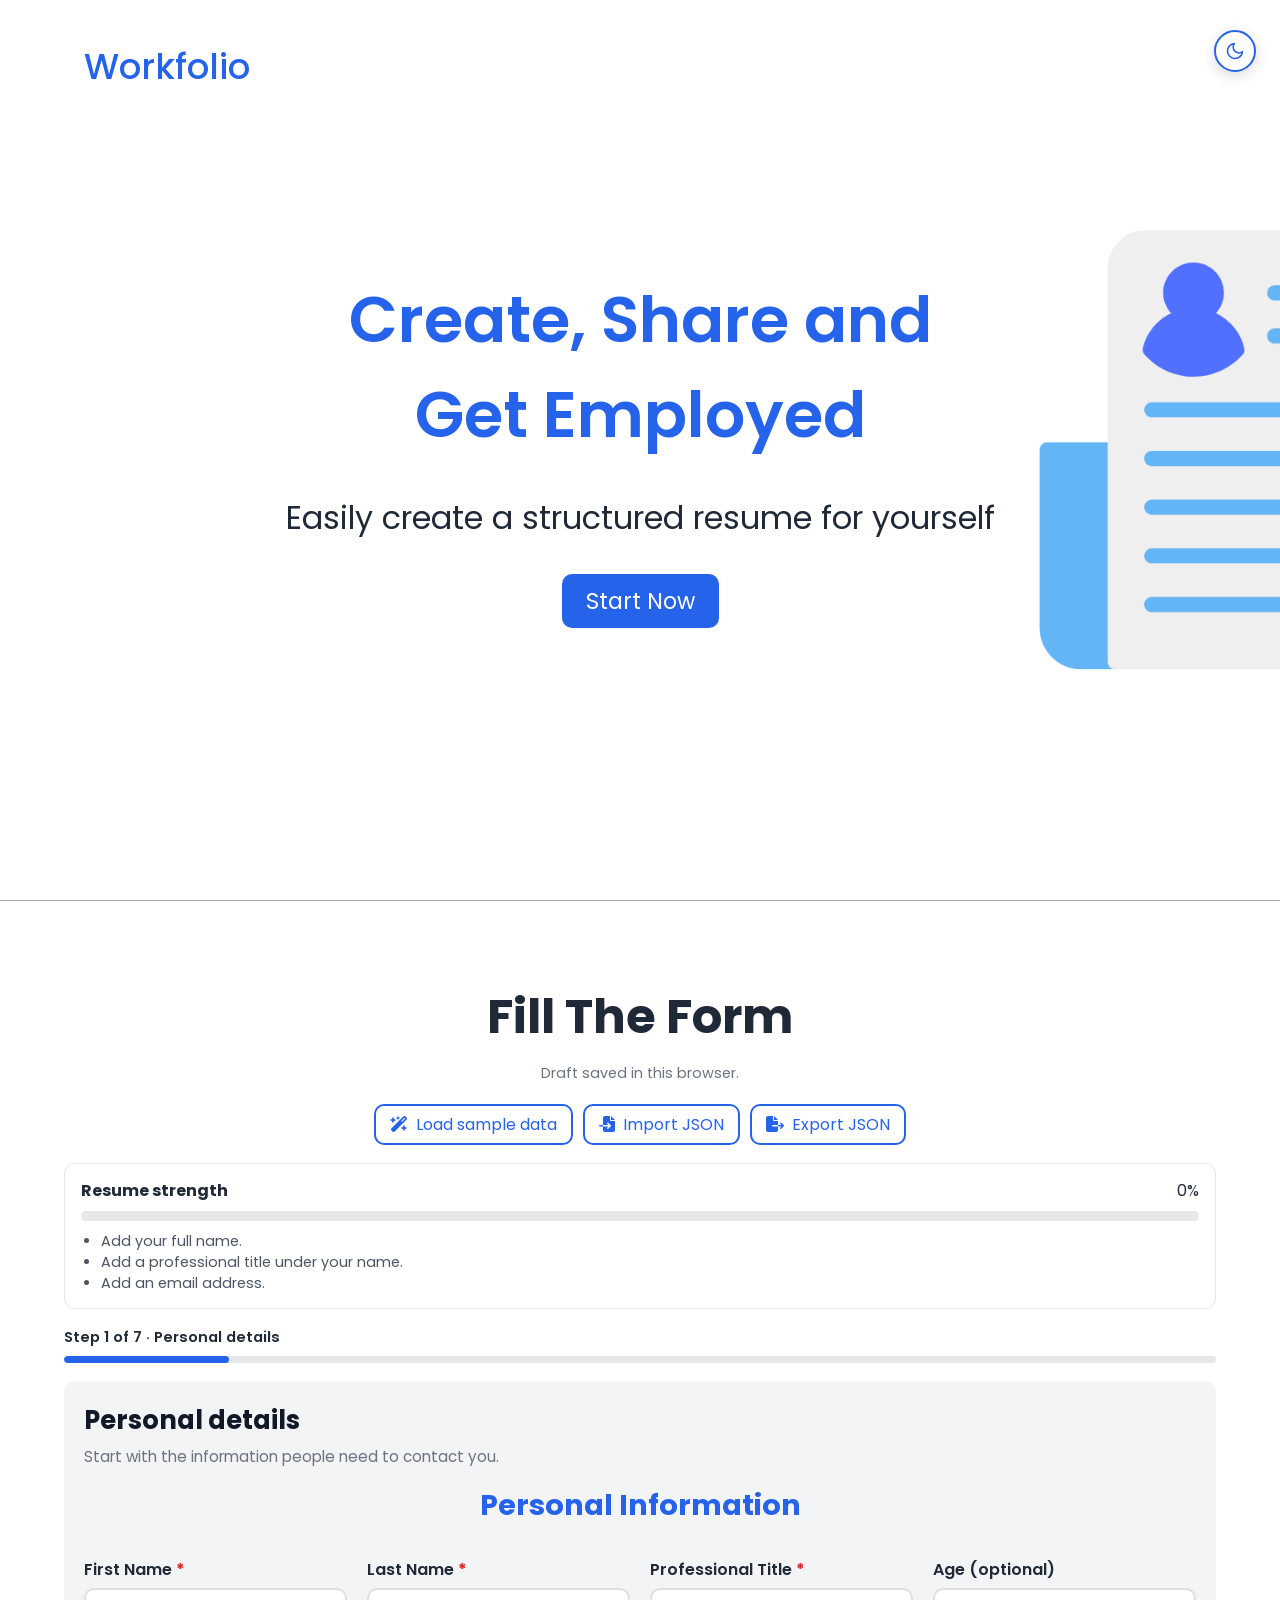
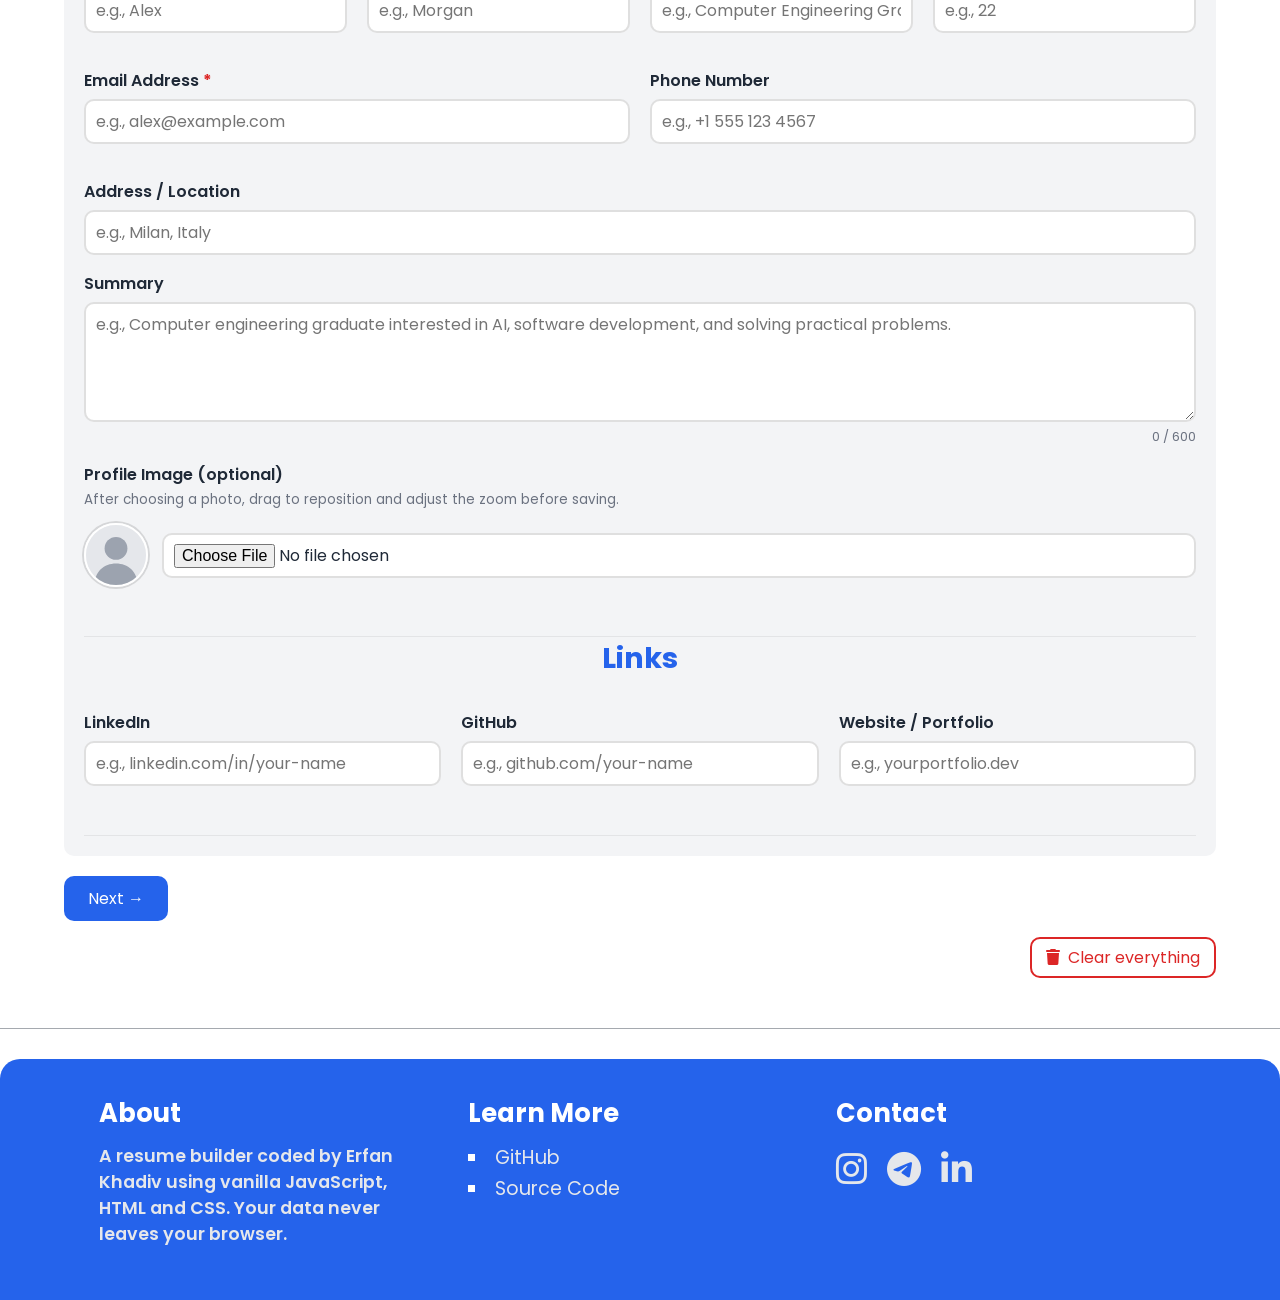
<file: index.html>
<!DOCTYPE html>
<html lang="en">
    <head>
        <meta charset="UTF-8" />
        <meta name="viewport" content="width=device-width, initial-scale=1.0" />
        <meta
            name="description"
            content="Workfolio is a free, browser-based resume and CV builder with five customizable templates, live previews, flexible exports, and on-device AI job matching. Your resume data stays in your browser—no backend or sign-up."
        />
        <title>Workfolio | Resume Builder &amp; On-Device AI Job Match</title>
        
        <link rel="canonical" href="https://erfankhadiv.github.io/Workfolio/" />

        <meta property="og:type" content="website" />
        <meta property="og:site_name" content="Workfolio" />
        <meta
          property="og:title"
          content="Workfolio — Resume Builder with On-Device AI"
        />
        <meta
          property="og:description"
          content="Build a professional resume with five customizable templates, live previews, and privacy-conscious AI job matching in your browser."
        />
        <meta
          property="og:url"
          content="https://erfankhadiv.github.io/Workfolio/"
        />
        <meta
          property="og:image"
          content="https://erfankhadiv.github.io/Workfolio/assets/imgs/workfolio_thumbnail.png"
        />
        <meta
          property="og:image:alt"
          content="Workfolio resume builder with five templates and AI job matching"
        />
        <meta property="og:image:type" content="image/png" />
        <meta property="og:image:width" content="1280" />
        <meta property="og:image:height" content="640" />
        
        <meta name="twitter:card" content="summary_large_image" />
        <meta
          name="twitter:title"
          content="Workfolio — Resume Builder with On-Device AI"
        />
        <meta
          name="twitter:description"
          content="Create a resume and match it with job descriptions using on-device AI."
        />
        <meta
          name="twitter:image"
          content="https://erfankhadiv.github.io/Workfolio/assets/imgs/thumbnail.png"
        />
        <link rel="icon" href="assets/imgs/favicon.svg" type="image/svg+xml" />
        <link rel="stylesheet" href="assets/css/style.css" />
        <link rel="stylesheet" href="assets/css/theme.css" />
        <!-- icons (Font Awesome Free) -->
        <link
            rel="stylesheet"
            href="https://cdnjs.cloudflare.com/ajax/libs/font-awesome/6.5.2/css/all.min.css"
            crossorigin="anonymous"
            referrerpolicy="no-referrer"
        />
        <!-- fonts -->
        <link rel="preconnect" href="https://fonts.googleapis.com" />
        <link rel="preconnect" href="https://fonts.gstatic.com" crossorigin />
        <link
            href="https://fonts.googleapis.com/css2?family=Poppins:wght@400;500;600;700&display=swap"
            rel="stylesheet"
        />
    <meta name="theme-color" content="#ffffff">
    <script>
        /* set the theme before first paint so there is no white flash */
        (function () {
            var theme = "light";
            try {
                var preview = /[?&]preview=1/.test(location.search);   /* template thumbnails stay light */
                var saved = localStorage.getItem("workfolio-theme");
                if (!preview) theme = saved === "dark" ? "dark" : "light";   /* default is light; dark only if the visitor chose it */
            } catch (e) {}
            document.documentElement.setAttribute("data-theme", theme);
        })();
    </script>
    </head>
    <body>
        <!-- Start nav -->
        <nav>
            <button type="button" class="theme-toggle" id="themeToggle" aria-label="Switch to dark mode" aria-pressed="false" title="Switch to dark mode"><svg class="icon-moon" viewBox="0 0 24 24" width="20" height="20" fill="none" stroke="currentColor" stroke-width="2" stroke-linecap="round" stroke-linejoin="round" aria-hidden="true"><path d="M21 12.8A9 9 0 1 1 11.2 3a7 7 0 0 0 9.8 9.8z"/></svg><svg class="icon-sun" viewBox="0 0 24 24" width="20" height="20" fill="none" stroke="currentColor" stroke-width="2" stroke-linecap="round" stroke-linejoin="round" aria-hidden="true"><circle cx="12" cy="12" r="4"/><path d="M12 2v2M12 20v2M4.9 4.9l1.4 1.4M17.7 17.7l1.4 1.4M2 12h2M20 12h2M4.9 19.1l1.4-1.4M17.7 6.3l1.4-1.4"/></svg></button>
            <div class="container">
                <div id="brand-box">
                    <span id="brand-link">
                        <a href="#top" class="blue-color">Workfolio</a>
                    </span>
                </div>
            </div>
        </nav>
        <!-- End nav -->

        <!-- Start header -->
        <header id="top">
            <div class="container">
                <div id="header-box">
                    <h1 id="header-title" class="blue-color">
                        Create, Share and <br />
                        Get Employed
                    </h1>
                    <p id="header-text">
                        Easily create a structured resume for yourself
                    </p>
                    <a href="#formSec" id="header-btn" class="base-btn"
                        >Start Now</a
                    >
                </div>
            </div>
        </header>
        <!-- End header -->

        <!-- start main -->
        <main>
            <form id="resumeForm" novalidate autocomplete="on">
                <section id="formSec">
                    <div class="container">
                        <h2 class="formTitle">Fill The Form</h2>
                        <p id="draftStatus" class="draftStatus" aria-live="polite">
                            Your progress is saved automatically in this browser.
                        </p>

                        <div class="toolRow">
                            <button type="button" class="ghost-btn" id="sampleBtn"><i class="fa-solid fa-wand-magic-sparkles"></i> Load sample data</button>
                            <button type="button" class="ghost-btn" id="importBtn"><i class="fa-solid fa-file-import"></i> Import JSON</button>
                            <button type="button" class="ghost-btn" id="exportBtn"><i class="fa-solid fa-file-export"></i> Export JSON</button>
                            <input type="file" id="importInput" accept="application/json,.json" hidden />
                        </div>

                        <div id="scoreCard" class="scoreCard" aria-live="polite">
                            <div class="scoreTop">
                                <strong>Resume strength</strong>
                                <span id="scoreText">0%</span>
                            </div>
                            <div class="scoreBar"><div id="scoreFill"></div></div>
                            <ul id="scoreTips"></ul>
                        </div>

                        <div id="formBox">
                            <!-- Personal information -->
                            <fieldset class="formGroup">
                                <legend class="blue-color formHeader">Personal Information</legend>
                                <div class="formItems">
                                    <div class="formItem">
                                        <label for="firstName">First Name <b class="req">*</b></label>
                                        <input id="firstName" name="firstName" class="baseInput" type="text" autocomplete="given-name" placeholder="e.g., Alex" required />
                                        <small class="errorMsg" data-error-for="firstName"></small>
                                    </div>
                                    <div class="formItem">
                                        <label for="lastName">Last Name <b class="req">*</b></label>
                                        <input id="lastName" name="lastName" class="baseInput" type="text" autocomplete="family-name" placeholder="e.g., Morgan" required />
                                        <small class="errorMsg" data-error-for="lastName"></small>
                                    </div>
                                    <div class="formItem">
                                        <label for="professionalTitle">Professional Title <b class="req">*</b></label>
                                        <input id="professionalTitle" name="professionalTitle" class="baseInput" type="text" placeholder="e.g., Computer Engineering Graduate" required />
                                        <small class="errorMsg" data-error-for="professionalTitle"></small>
                                    </div>
                                    <div class="formItem">
                                        <label for="age">Age (optional)</label>
                                        <input id="age" name="age" class="baseInput" type="number" min="14" max="100" inputmode="numeric" placeholder="e.g., 22" />
                                        <small class="errorMsg" data-error-for="age"></small>
                                    </div>
                                    <div class="formItem">
                                        <label for="emailAddress">Email Address <b class="req">*</b></label>
                                        <input id="emailAddress" name="emailAddress" class="baseInput" type="email" autocomplete="email" placeholder="e.g., alex@example.com" required />
                                        <small class="errorMsg" data-error-for="emailAddress"></small>
                                    </div>
                                    <div class="formItem">
                                        <label for="phoneNumber">Phone Number</label>
                                        <input id="phoneNumber" name="phoneNumber" class="baseInput" type="tel" autocomplete="tel" placeholder="e.g., +1 555 123 4567" />
                                        <small class="errorMsg" data-error-for="phoneNumber"></small>
                                    </div>
                                    <div class="formItem wide">
                                        <label for="address">Address / Location</label>
                                        <input id="address" name="address" class="baseInput" type="text" autocomplete="street-address" placeholder="e.g., Milan, Italy" />
                                    </div>
                                    <div class="formItem wide">
                                        <label for="aboutMe">Summary</label>
                                        <textarea id="aboutMe" name="aboutMe" class="baseInput" rows="4" maxlength="600" placeholder="e.g., Computer engineering graduate interested in AI, software development, and solving practical problems."></textarea>
                                        <small class="counter" id="aboutCounter">0 / 600</small>
                                    </div>
                                    <div class="formItem wide">
                                        <label for="profileImgInput">Profile Image (optional)</label>
                                        <p class="photo-crop-help">After choosing a photo, drag to reposition and adjust the zoom before saving.</p>
                                        <div class="photoRow">
                                            <img id="photoPreview" src="assets/imgs/avatar.svg" alt="Profile preview" width="64" height="64" />
                                            <input type="file" id="profileImgInput" accept="image/*" class="baseInput" />
                                            <button type="button" id="removePhoto" class="ghost-btn" hidden>Remove</button>
                                        </div>
                                        <small class="errorMsg" data-error-for="profileImgInput"></small>
                                    </div>
                                </div>
                            </fieldset>

                            <!-- Online presence -->
                            <fieldset class="formGroup">
                                <legend class="blue-color formHeader">Links</legend>
                                <div class="formItems">
                                    <div class="formItem">
                                        <label for="linkedin">LinkedIn</label>
                                        <input id="linkedin" name="linkedin" class="baseInput" type="text" placeholder="e.g., linkedin.com/in/your-name" />
                                        <small class="errorMsg" data-error-for="linkedin"></small>
                                    </div>
                                    <div class="formItem">
                                        <label for="github">GitHub</label>
                                        <input id="github" name="github" class="baseInput" type="text" placeholder="e.g., github.com/your-name" />
                                        <small class="errorMsg" data-error-for="github"></small>
                                    </div>
                                    <div class="formItem">
                                        <label for="website">Website / Portfolio</label>
                                        <input id="website" name="website" class="baseInput" type="text" placeholder="e.g., yourportfolio.dev" />
                                        <small class="errorMsg" data-error-for="website"></small>
                                    </div>
                                </div>
                            </fieldset>

                            <!-- Education -->
                            <fieldset class="formGroup">
                                <legend class="blue-color formHeader">Education</legend>
                                <div id="educationList" class="entryList"></div>
                                <button type="button" class="ghost-btn" data-add="education"><i class="fa-solid fa-plus"></i> Add education</button>
                            </fieldset>

                            <!-- Job experience -->
                            <fieldset class="formGroup">
                                <legend class="blue-color formHeader">Job Experience</legend>
                                <div id="jobList" class="entryList"></div>
                                <button type="button" class="ghost-btn" data-add="job"><i class="fa-solid fa-plus"></i> Add experience</button>
                            </fieldset>

                            <!-- Projects -->
                            <fieldset class="formGroup">
                                <legend class="blue-color formHeader">Projects</legend>
                                <div id="projectList" class="entryList"></div>
                                <button type="button" class="ghost-btn" data-add="project"><i class="fa-solid fa-plus"></i> Add project</button>
                            </fieldset>

                            <!-- Skills -->
                            <fieldset class="formGroup">
                                <legend class="blue-color formHeader">Skills</legend>
                                <div id="skillList" class="entryList"></div>
                                <button type="button" class="ghost-btn" data-add="skill"><i class="fa-solid fa-plus"></i> Add skill</button>
                            </fieldset>

                            <!-- Languages -->
                            <fieldset class="formGroup">
                                <legend class="blue-color formHeader">Languages</legend>
                                <div id="languageList" class="entryList"></div>
                                <button type="button" class="ghost-btn" data-add="language"><i class="fa-solid fa-plus"></i> Add language</button>
                            </fieldset>

                            <!-- Certifications -->
                            <fieldset class="formGroup">
                                <legend class="blue-color formHeader">Certifications &amp; Awards</legend>
                                <div id="certList" class="entryList"></div>
                                <button type="button" class="ghost-btn" data-add="cert"><i class="fa-solid fa-plus"></i> Add certification</button>
                            </fieldset>

                            <!-- Interests -->
                            <fieldset class="formGroup noBorder">
                                <legend class="blue-color formHeader">Interests</legend>
                                <div class="formItem wide">
                                    <label for="interests">Interests (separate with commas)</label>
                                    <input id="interests" name="interests" class="baseInput" type="text" placeholder="e.g., Open source, Chess, Running" />
                                </div>
                            </fieldset>
                        </div>

                        <div class="formActions">
                            <button type="button" id="resetBtn" class="ghost-btn danger"><i class="fa-solid fa-trash"></i> Clear everything</button>
                        </div>
                    </div>
                </section>

                <section id="templateSelect">
                    <div class="container">
                        <h2 class="formTitle">Select Template</h2>
                        <p class="draftStatus">Live previews with your own data. You can change colors, fonts and section order on the next page.</p>
                        <div id="templateBox">
                            <div id="templateItems" role="radiogroup" aria-label="Resume template"></div>
                        </div>
                        <button class="base-btn" id="createBtn" type="submit">Create Now</button>
                    </div>
                </section>
            </form>
        </main>
        <!-- end main -->

        <footer>
            <div class="container">
                <div class="footer-box">
                    <div class="footer-item">
                        <span>About</span>
                        <p>
                            A resume builder coded by Erfan Khadiv using vanilla
                            JavaScript, HTML and CSS. Your data never leaves
                            your browser.
                        </p>
                    </div>

                    <div class="footer-item">
                        <span>Learn More</span>
                        <ul id="learnMore">
                            <li><a href="https://github.com/ErfanKhadiv" target="_blank" rel="noopener noreferrer">GitHub</a></li>
                            <li><a href="https://github.com/ErfanKhadiv/Workfolio" target="_blank" rel="noopener noreferrer">Source Code</a></li>
                        </ul>
                    </div>

                    <div class="footer-item">
                        <span>Contact</span>
                        <ul id="icons">
                            <li><a href="https://www.instagram.com/erphan.kh/" target="_blank" rel="noopener noreferrer" aria-label="Instagram"><i class="fa-brands fa-instagram"></i></a></li>
                            <li><a href="https://t.me/Erphan_Khadiv" target="_blank" rel="noopener noreferrer" aria-label="Telegram"><i class="fa-brands fa-telegram"></i></a></li>
                            <li><a href="https://www.linkedin.com/in/erfan-khadiv-777a66279/" target="_blank" rel="noopener noreferrer" aria-label="LinkedIn"><i class="fa-brands fa-linkedin-in"></i></a></li>
                        </ul>
                    </div>
                </div>
            </div>
        </footer>

        <script src="assets/js/theme.js"></script>
        <script src="assets/js/core.js"></script>
        <script src="assets/js/index.js"></script>
    </body>
</html>
</file>
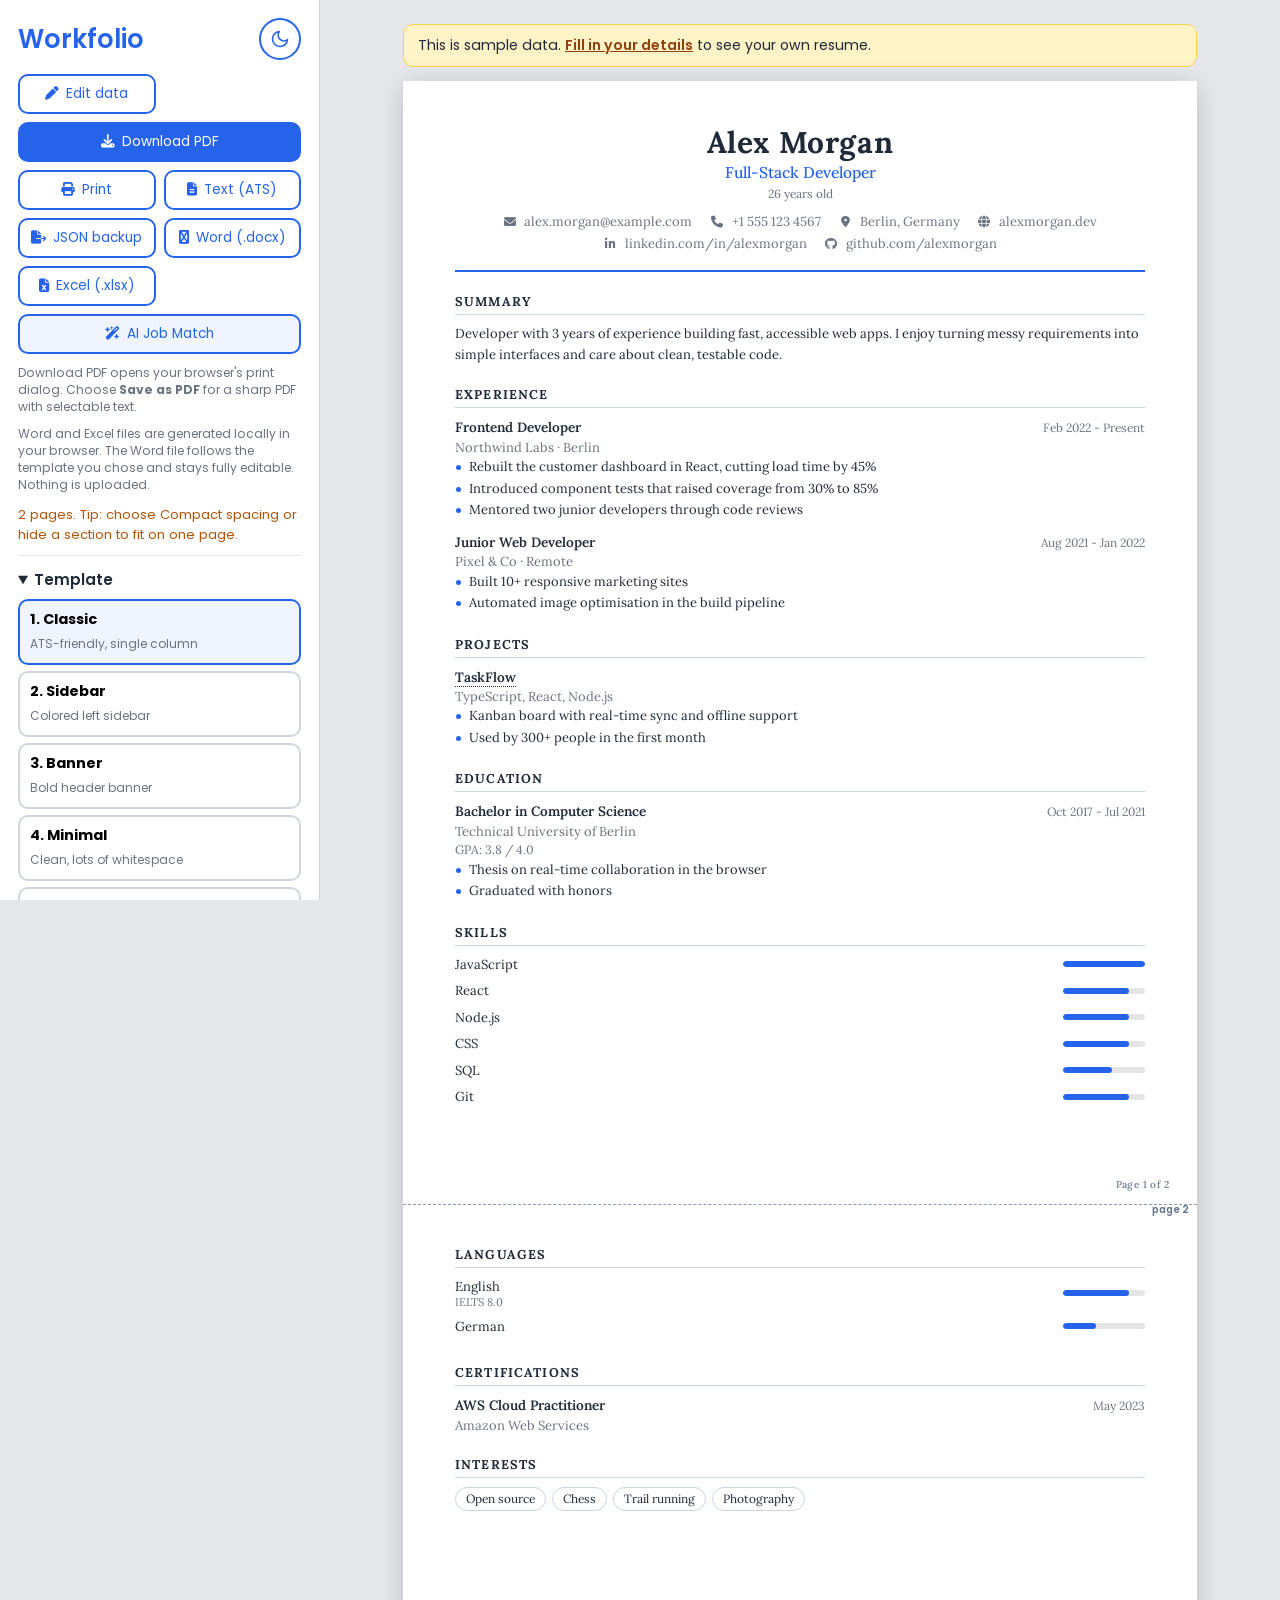
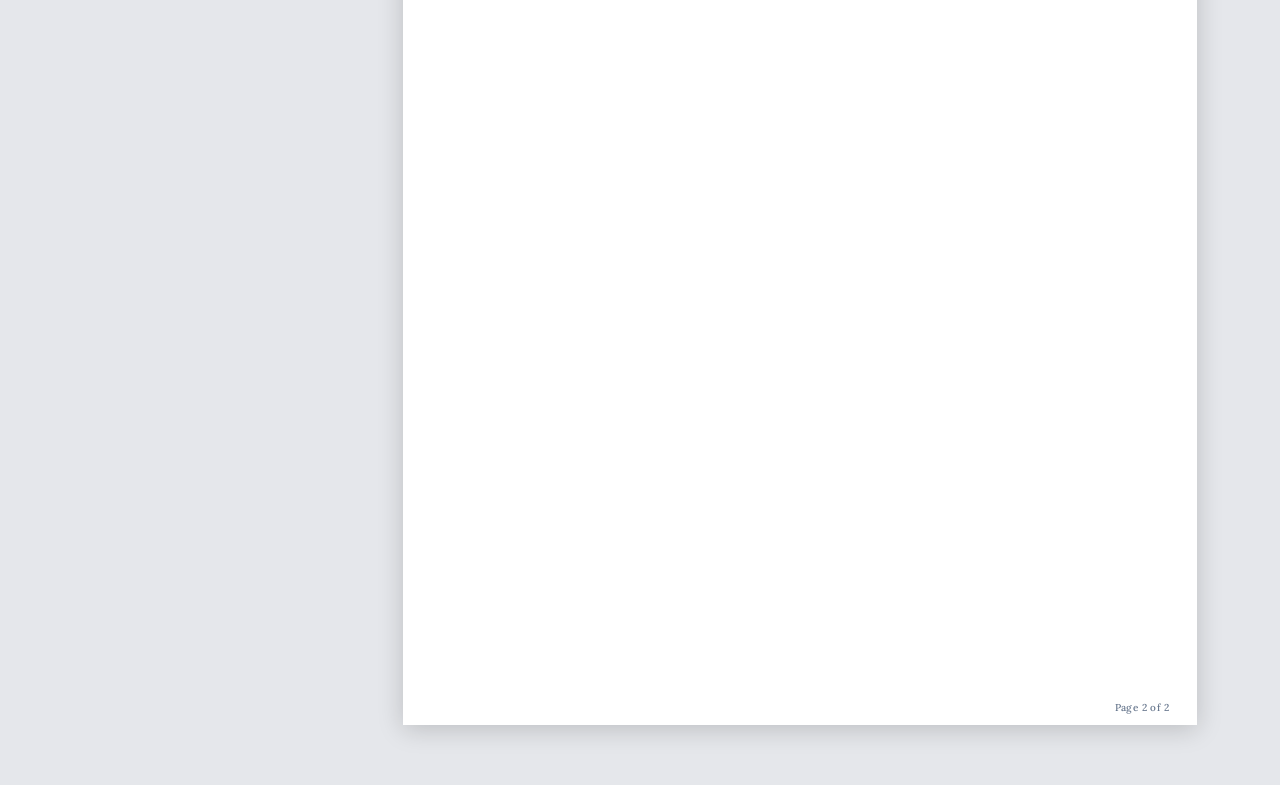
<file: resume.html>
<!DOCTYPE html>
<html lang="en">
<head>
    <meta charset="UTF-8">
    <meta name="viewport" content="width=device-width, initial-scale=1.0">
    <title>Your Resume | Workfolio</title>
    <link rel="icon" href="assets/imgs/favicon.svg" type="image/svg+xml">
    <link rel="stylesheet" href="assets/css/resume.css">
    <link rel="stylesheet" href="assets/css/viewer.css">
    <link rel="stylesheet" href="assets/css/ai.css">
    <link rel="stylesheet" href="assets/css/theme.css">
    <link rel="stylesheet" href="https://cdnjs.cloudflare.com/ajax/libs/font-awesome/6.5.2/css/all.min.css" crossorigin="anonymous" referrerpolicy="no-referrer">
    <link rel="preconnect" href="https://fonts.googleapis.com">
    <link rel="preconnect" href="https://fonts.gstatic.com" crossorigin>
    <link href="https://fonts.googleapis.com/css2?family=Inter:wght@300;400;500;600;700&family=Lora:wght@400;500;600;700&family=Poppins:wght@300;400;500;600;700&display=swap" rel="stylesheet">
    <meta name="theme-color" content="#ffffff">
    <script>
        /* set the theme before first paint so there is no white flash */
        (function () {
            var theme = "light";
            try {
                var preview = /[?&]preview=1/.test(location.search);   /* template thumbnails stay light */
                var saved = localStorage.getItem("workfolio-theme");
                if (!preview) theme = saved === "dark" ? "dark" : "light";   /* default is light; dark only if the visitor chose it */
            } catch (e) {}
            document.documentElement.setAttribute("data-theme", theme);
        })();
    </script>
    <style id="pageStyle"></style>
</head>
<body>
    <div id="app">
        <aside id="panel" aria-label="Resume design options">
            <div class="panel-top">
                <a class="brand" href="index.html">Workfolio</a>
                <button type="button" class="theme-toggle" id="themeToggle" aria-label="Switch to dark mode" aria-pressed="false" title="Switch to dark mode"><svg class="icon-moon" viewBox="0 0 24 24" width="20" height="20" fill="none" stroke="currentColor" stroke-width="2" stroke-linecap="round" stroke-linejoin="round" aria-hidden="true"><path d="M21 12.8A9 9 0 1 1 11.2 3a7 7 0 0 0 9.8 9.8z"/></svg><svg class="icon-sun" viewBox="0 0 24 24" width="20" height="20" fill="none" stroke="currentColor" stroke-width="2" stroke-linecap="round" stroke-linejoin="round" aria-hidden="true"><circle cx="12" cy="12" r="4"/><path d="M12 2v2M12 20v2M4.9 4.9l1.4 1.4M17.7 17.7l1.4 1.4M2 12h2M20 12h2M4.9 19.1l1.4-1.4M17.7 6.3l1.4-1.4"/></svg></button>
            </div>

            <section id="mobilePreviewDock" class="mobile-preview-dock" aria-label="Live resume preview" hidden>
                <div class="mobile-preview-toolbar">
                    <span><i class="fa-regular fa-eye" aria-hidden="true"></i> Live preview</span>
                    <button type="button" id="toggleMobilePreview" class="preview-toggle" aria-expanded="false">Expand preview</button>
                </div>
                <div id="mobilePreviewViewport"></div>
            </section>

            <div class="actions">
                <a class="btn" href="index.html#formSec"><i class="fa-solid fa-pen"></i> Edit data</a>
                <button class="btn primary" id="pdfBtn" type="button"><i class="fa-solid fa-download"></i> Download PDF</button>
                <button class="btn" id="printBtn" type="button"><i class="fa-solid fa-print"></i> Print</button>
                <button class="btn" id="txtBtn" type="button" title="Plain text, good for application forms and ATS"><i class="fa-solid fa-file-lines"></i> Text (ATS)</button>
                <button class="btn" id="jsonBtn" type="button" title="Backup you can re-import later"><i class="fa-solid fa-file-export"></i> JSON backup</button>
                <button class="btn" id="docxBtn" type="button" title="Export an editable Word document"><i class="fa-brands fa-file-word"></i> Word (.docx)</button>
                <button class="btn" id="xlsxBtn" type="button" title="Spreadsheet with one sheet per section"><i class="fa-solid fa-file-excel"></i> Excel (.xlsx)</button>
                <button class="btn ai-launch" id="aiBtn" type="button" title="Compare your resume with a job posting, on this device"><i class="fa-solid fa-wand-magic-sparkles"></i> AI Job Match</button>
            </div>

            <p class="pdfHint">Download PDF opens your browser's print dialog. Choose <b>Save as PDF</b> for a sharp PDF with selectable text.</p>
            <p class="pdfHint">Word and Excel files are generated locally in your browser. The Word file follows the template you chose and stays fully editable. Nothing is uploaded.</p>

            <p id="pageInfo" class="pageInfo" aria-live="polite"></p>

            <details open>
                <summary>Template</summary>
                <div id="templateButtons" class="tplButtons"></div>
            </details>

            <details open>
                <summary>Colors &amp; fonts</summary>
                <div class="field">
                    <span class="lbl">Accent color</span>
                    <div id="swatches" class="swatches"></div>
                    <label class="custom">Custom <input type="color" id="accentInput"></label>
                </div>
                <label class="field">Font
                    <select id="fontSelect"></select>
                </label>
                <label class="field">Skill style
                    <select id="skillStyleSelect"></select>
                </label>
                <label class="field">Spacing
                    <select id="densitySelect"></select>
                </label>
                <label class="field">Paper size
                    <select id="paperSelect"></select>
                </label>
            </details>

            <details open>
                <summary>Show / hide</summary>
                <label class="check"><input type="checkbox" id="showPhoto"> Profile photo</label>
                <label class="check"><input type="checkbox" id="showAge"> Age</label>
                <label class="check" title="Shown at the bottom of each page when the resume has more than one page"><input type="checkbox" id="showPageNumbers"> Page numbers</label>
                <p class="lbl">Sections (use arrows to reorder)</p>
                <ul id="sectionList" class="sectionList"></ul>
            </details>

            <button class="btn linkish" id="resetDesign" type="button"><i class="fa-solid fa-rotate-left"></i> Reset design</button>
        </aside>

        <main id="stage">
            <div id="sampleBanner" class="banner" hidden>
                This is sample data. <a href="index.html#formSec">Fill in your details</a> to see your own resume.
            </div>
            <div id="fit"><div id="scaler"><article id="resume"></article></div></div>
        </main>
    </div>

    <script src="assets/js/theme.js"></script>
    <script src="assets/js/core.js"></script>
    <script src="assets/js/zip.js"></script>
    <!-- Local, dependency-free Word exporter; no resume data is uploaded to a server. -->
    <script src="assets/js/word-export.js"></script>
    <script src="assets/js/excel-export.js"></script>
    <script src="assets/js/render.js"></script>
    <script src="assets/js/paginate.js"></script>
    <!-- AI Job Match: runs in the browser; the embedding model is only downloaded when you click Analyze. -->
    <script src="assets/js/ai-match.js"></script>
    <script src="assets/js/ai-panel.js"></script>
    <script src="assets/js/viewer.js"></script>
</body>
</html>
</file>
<file: assets/css/style.css>
/* ---------- base ---------- */
*,
*::before,
*::after {
    box-sizing: border-box;
}

html {
    scroll-behavior: smooth;
}

body {
    margin: 0;
    padding: 0;
    font-family: "Poppins", sans-serif;
    color: #1f2937;
}

body p {
    color: #1f2937;
}

:root {
    --blue: #2563eb;
    --blue-hover: #3975f8;
    --blue-active: #6291f5;
    --gray: #f3f4f6;
    --text: #1f2937;
    --danger: #dc2626;
}

/* ---------- colors ---------- */
.blue-color { color: var(--blue); }
.gray1-color { color: var(--text); }
.green-color { color: #10b981; }
.purple-color { color: #8b5cf6; }
.gray2-color { color: var(--gray); }

.container {
    width: 90%;
    max-width: 1200px;
    margin: 0 auto;
}

/* ---------- buttons ---------- */
.base-btn {
    display: inline-block;
    background-color: var(--blue);
    color: #fff;
    cursor: pointer;
    font-family: inherit;
    font-size: 1.4rem;
    padding: 10px 24px;
    border-radius: 10px;
    border: none;
    text-decoration: none;
    transition: background-color 0.3s;
}

.base-btn:hover { background-color: var(--blue-hover); }
.base-btn:active { background-color: var(--blue-active); }
.base-btn:disabled { opacity: 0.6; cursor: wait; }

.ghost-btn {
    background: #fff;
    color: var(--blue);
    border: 2px solid var(--blue);
    border-radius: 10px;
    padding: 6px 14px;
    font-family: inherit;
    font-size: 1rem;
    cursor: pointer;
    transition: background-color 0.2s, color 0.2s;
}

.ghost-btn:hover { background: var(--blue); color: #fff; }
.ghost-btn.danger { color: var(--danger); border-color: var(--danger); }
.ghost-btn.danger:hover { background: var(--danger); color: #fff; }

:focus-visible {
    outline: 3px solid var(--blue-active);
    outline-offset: 2px;
}

/* ---------- nav ---------- */
#brand-box {
    display: flex;
    position: absolute;
    top: 40px;
    margin-left: 20px;
    z-index: 2;
}

#brand-link a {
    text-decoration: none;
    font-weight: 500;
    font-size: 2.2rem;
}

/* ---------- header ---------- */
header#top {
    background: url(../imgs/header-img1.png) center / cover no-repeat;
    border-bottom: 1px solid hsla(215, 28%, 17%, 0.4);
}

#header-box {
    text-align: center;
    display: flex;
    flex-direction: column;
    justify-content: center;
    align-items: center;
    min-height: 100vh;
}

#header-title {
    font-size: clamp(2.4rem, 6vw, 4rem);
    font-weight: 600;
    margin: 0;
}

#header-text {
    font-size: clamp(1.1rem, 3vw, 2rem);
}

/* ---------- form ---------- */
#formSec {
    padding: 50px 0;
    margin: 30px 0;
    border-bottom: 1px solid hsla(215, 28%, 17%, 0.4);
}

#formBox {
    background-color: var(--gray);
    border-radius: 10px;
    padding: 20px;
}

.formTitle {
    font-size: clamp(2rem, 5vw, 3rem);
    font-weight: bold;
    text-align: center;
    margin: 0 0 10px;
}

.draftStatus {
    text-align: center;
    font-size: 0.9rem;
    color: #6b7280 !important;
    margin: 0 0 20px;
}

.formGroup {
    border: none;
    border-bottom: 1px solid #b6b6b644;
    margin: 0;
    padding: 10px 0 30px;
    min-width: 0;
}

.formGroup.noBorder { border-bottom: none; }

.formHeader {
    font-size: 1.8rem;
    font-weight: bold;
    padding: 0;
    margin: 20px auto;
    text-align: center;
}

.formItems {
    display: flex;
    flex-wrap: wrap;
    gap: 16px 20px;
}

.formItem {
    display: flex;
    flex-direction: column;
    gap: 6px;
    font-size: 1rem;
    flex: 1 1 240px;
}

.formItem.wide { flex-basis: 100%; }
.formItem label { font-weight: 600; }
.req { color: var(--danger); }

.baseInput {
    border: 2px solid hsla(0, 0%, 31%, 0.18);
    border-radius: 10px;
    padding: 8px 10px;
    font-size: 1rem;
    font-family: "Poppins", sans-serif;
    width: 100%;
    background: #fff;
}

textarea.baseInput { resize: vertical; }
.baseInput:hover { border-color: var(--blue-active); }
.baseInput:focus { outline: none; border-color: var(--blue-active); }
.baseInput.invalid { border-color: var(--danger); }

.errorMsg {
    color: var(--danger);
    font-size: 0.8rem;
    min-height: 1em;
}

.counter { color: #6b7280; font-size: 0.8rem; text-align: right; }

.photo-crop-help { margin: -2px 0 8px; color: #6b7280; font-size: .84rem; line-height: 1.4; }

.photoRow {
    display: flex;
    align-items: center;
    gap: 14px;
    flex-wrap: wrap;
}

.photoRow input { flex: 1 1 200px; width: auto; }

#photoPreview {
    width: 64px;
    height: 64px;
    border-radius: 50%;
    object-fit: cover;
    border: 2px solid #fff;
    box-shadow: 0 0 0 2px hsla(0, 0%, 31%, 0.18);
}

/* dynamic entries */
.entryList { display: flex; flex-direction: column; gap: 16px; margin-bottom: 16px; }

.entry {
    position: relative;
    background: #fff;
    border-radius: 10px;
    padding: 16px;
    border: 1px solid #e5e7eb;
}

.entry .formItems { padding-right: 0; }
.entry.compact .formItem { flex: 1 1 180px; }

.entry .removeEntry {
    position: absolute;
    top: 8px;
    right: 8px;
    width: 30px;
    height: 30px;
    padding: 0;
    border-radius: 50%;
    line-height: 1;
}

.entry .formItems { margin-right: 36px; }

.formActions { margin-top: 16px; text-align: right; }

/* ---------- templates ---------- */
#templateSelect {
    text-align: center;
    padding-bottom: 20px;
}

#templateItems {
    display: flex;
    justify-content: space-around;
    flex-wrap: wrap;
}

.templateItemImg {
    width: min(400px, 90%);
    height: auto;
    margin: 10px;
    cursor: pointer;
    border: 3px solid transparent;
    border-radius: 8px;
    transition: transform 0.2s, border 0.2s, opacity 0.2s;
}

.templateItemImg.notSelected { opacity: 0.6; border: 3px solid transparent; }
.templateItemImg.selected { opacity: 1; border: 3px solid #007bff; transform: scale(1.03); }
.templateItemImg:hover { opacity: 1; }

#templateSelect .base-btn { margin: 30px 0; }

/* ---------- footer ---------- */
footer {
    background-color: var(--blue);
    display: flex;
    justify-content: center;
    align-items: center;
    border-radius: 20px 20px 0 0;
    color: #fff;
}

.footer-box {
    padding: 35px;
    display: flex;
    flex-wrap: wrap;
    gap: 24px;
    justify-content: space-between;
    align-items: baseline;
}

.footer-item {
    flex: 1 1 240px;
    display: flex;
    flex-direction: column;
}

.footer-item span { font-size: 1.6rem; font-weight: bold; }

.footer-item p {
    margin-top: 10px;
    font-size: 1.1rem;
    font-weight: 600;
    color: #e5e7eb;
    max-width: 90%;
}

.footer-item ul {
    margin-top: 10px;
    font-size: 1.2rem;
    padding: 0;
    color: #fff;
}

#learnMore { list-style: square inside; line-height: 1.6; }
.footer-item ul li a { text-decoration: none; color: #e5e7eb; }
.footer-item ul li a:hover { color: #fff; }

#icons { list-style: none; display: flex; gap: 20px; margin-left: 0; }
#icons li { font-size: 2.2rem; }

@media (prefers-reduced-motion: reduce) {
    html { scroll-behavior: auto; }
    * { transition: none !important; }
}

/* ---------- tools, score card, template previews ---------- */
.toolRow { display: flex; flex-wrap: wrap; gap: 10px; justify-content: center; margin-bottom: 18px; }
.ghost-btn i { margin-right: 4px; }

.scoreCard { background: #fff; border: 1px solid #e5e7eb; border-radius: 10px; padding: 14px 16px; margin-bottom: 18px; }
.scoreTop { display: flex; justify-content: space-between; margin-bottom: 8px; }
.scoreBar { height: 10px; border-radius: 99px; background: #e5e7eb; overflow: hidden; }
#scoreFill { height: 100%; width: 0; border-radius: 99px; background: #ef4444; transition: width .3s; }
#scoreFill[data-level="mid"] { background: #f59e0b; }
#scoreFill[data-level="high"] { background: #10b981; }
#scoreTips { margin: 10px 0 0; padding-left: 20px; font-size: .9rem; color: #4b5563; }
#scoreTips:empty { display: none; }

#templateItems { display: flex; flex-wrap: wrap; gap: 22px; justify-content: center; }
.tplCard {
    width: 280px; text-align: center; cursor: pointer; padding: 10px; border-radius: 12px;
    border: 3px solid transparent; opacity: .75; transition: opacity .2s, border-color .2s, transform .2s;
}
.tplCard:hover { opacity: 1; }
.tplCard.selected { opacity: 1; border-color: #2563eb; transform: translateY(-3px); }
.tplCard strong { display: block; margin-top: 8px; }
.tplCard small { color: #6b7280; }
.tplThumb { position: relative; width: 260px; height: 371px; overflow: hidden; background: #fff; border: 1px solid #d1d5db; border-radius: 6px; box-shadow: 0 2px 10px rgba(0, 0, 0, .12); }
.tplThumb iframe { position: absolute; top: 0; left: 0; width: 794px; height: 1123px; border: 0; transform-origin: top left; pointer-events: none; }

/* ---------- guided, step-by-step form ---------- */
.wizard-step[hidden] { display: none !important; }
.wizard-step-intro { margin: 0 0 12px; }
.wizard-step-intro h3 { margin: 0 0 5px; font-size: clamp(1.25rem, 3vw, 1.6rem); color: #111827; }
.wizard-step-intro p { margin: 0 0 16px; color: #6b7280; font-size: .95rem; }
.wizard-progress { margin: 0 0 18px; }
.wizard-progress-label { font-weight: 600; font-size: .92rem; margin-bottom: 8px; }
.wizard-progress-track { height: 7px; background: #e5e7eb; border-radius: 999px; overflow: hidden; }
.wizard-progress-fill { height: 100%; width: 0; background: var(--blue); border-radius: inherit; transition: width .22s ease; }
.wizard-nav { display: flex; justify-content: space-between; align-items: center; gap: 12px; margin: 20px 0 12px; }
.wizard-nav .base-btn { font-size: 1rem; }
.wizard-nav .ghost-btn, .templateBack { min-height: 44px; }
.templateBack { margin: 0 0 18px; }
.fieldHint { color: #6b7280; font-size: .78rem; }

@media (max-width: 640px) {
    .container { width: min(94%, 1200px); }
    #brand-box { top: 18px; margin-left: 4px; }
    #brand-link a { font-size: 1.8rem; }
    #header-box { min-height: 76svh; padding-top: 60px; }
    #formSec { padding: 28px 0; margin: 16px 0; }
    #formBox { padding: 14px; }
    .formHeader { font-size: 1.35rem; }
    .formItems { gap: 12px; }
    .formItem, .entry.compact .formItem { flex-basis: 100%; }
    .entry { padding: 14px 12px; }
    .entry .formItems { margin-right: 0; padding-top: 24px; }
    .entry .removeEntry { top: 7px; right: 7px; }
    .toolRow { display: grid; grid-template-columns: 1fr; }
    .toolRow .ghost-btn { width: 100%; min-height: 42px; }
    .wizard-nav { position: sticky; bottom: 8px; z-index: 5; background: #fff; padding: 10px; border: 1px solid #e5e7eb; border-radius: 12px; box-shadow: 0 6px 18px rgba(15, 23, 42, .12); }
    .wizard-nav .base-btn { padding: 10px 14px; }
    .tplCard { width: min(100%, 300px); }
    .tplThumb { margin: 0 auto; }
    .footer-box { padding: 24px 8px; }
}

@media (prefers-reduced-motion: reduce) {
    .wizard-progress-fill { transition: none; }
}

/* ---------- profile photo cropper ---------- */
.photo-crop-dialog {
    width: min(94vw, 460px);
    max-width: 460px;
    padding: 0;
    border: 0;
    border-radius: 18px;
    color: #111827;
    background: transparent;
    box-shadow: 0 24px 80px rgba(15, 23, 42, .28);
}
.photo-crop-dialog::backdrop { background: rgba(15, 23, 42, .62); backdrop-filter: blur(3px); }
.photo-crop-card { background: #fff; border-radius: 18px; padding: 20px; }
.photo-crop-head { display: flex; align-items: flex-start; justify-content: space-between; gap: 12px; margin-bottom: 16px; }
.photo-crop-head h2 { margin: 0 0 5px; font-size: 1.25rem; color: #111827; }
.photo-crop-head p { margin: 0; color: #6b7280; font-size: .9rem; line-height: 1.45; }
.photo-crop-close { flex: 0 0 auto; border: 1px solid #e5e7eb; border-radius: 9px; background: #fff; color: #374151; width: 36px; height: 36px; font-size: 1.45rem; line-height: 1; cursor: pointer; }
.photo-crop-canvas-wrap { width: min(100%, 320px); aspect-ratio: 1; margin: 0 auto 16px; overflow: hidden; border-radius: 12px; background: #e5e7eb; border: 1px solid #d1d5db; }
#photoCropCanvas { display: block; width: 100%; height: 100%; cursor: grab; touch-action: none; }
#photoCropCanvas.is-dragging { cursor: grabbing; }
.photo-crop-zoom { display: grid; grid-template-columns: auto minmax(0, 1fr) 38px; align-items: center; gap: 12px; margin: 0 0 18px; font-weight: 600; font-size: .9rem; }
.photo-crop-zoom input { width: 100%; accent-color: var(--blue); }
.photo-crop-zoom output { text-align: right; color: #4b5563; font-variant-numeric: tabular-nums; }
.photo-crop-actions { display: flex; justify-content: flex-end; gap: 10px; }
.photo-crop-actions button { min-height: 44px; }
@media (max-width: 480px) {
    .photo-crop-dialog { width: calc(100vw - 20px); max-height: calc(100dvh - 24px); overflow-y: auto; }
    .photo-crop-card { padding: 16px; }
    .photo-crop-actions { flex-direction: column-reverse; }
    .photo-crop-actions button { width: 100%; justify-content: center; }
}
</file>
<file: assets/css/theme.css>
/* Workfolio - dark / light theme.
   Light is the default look. Dark overrides only apply on screen, so printing,
   PDF export and the resume itself always stay exactly as designed. */

/* ---------- toggle button ---------- */
.theme-toggle {
    display: inline-flex; align-items: center; justify-content: center;
    width: 42px; height: 42px; padding: 0;
    border: 2px solid #2563eb; border-radius: 50%;
    background: #fff; color: #2563eb;
    font-size: 1rem; line-height: 1; cursor: pointer;
    transition: background-color .25s, color .25s, border-color .25s, transform .2s;
}
.theme-toggle:hover { transform: rotate(18deg); }
.theme-toggle svg { display: block; }
.theme-toggle .icon-sun { display: none; }
[data-theme="dark"] .theme-toggle .icon-sun { display: block; }
[data-theme="dark"] .theme-toggle .icon-moon { display: none; }

/* landing page: fixed top-right */
nav .theme-toggle { position: fixed; top: 30px; right: 24px; z-index: 50; box-shadow: 0 4px 14px rgba(15, 23, 42, .15); }
/* resume viewer: sits beside the brand */
#panel .panel-top { display: flex; align-items: center; justify-content: space-between; gap: 10px; margin-bottom: 14px; }
#panel .panel-top .brand { margin-bottom: 0; }
@media (max-width: 640px) { nav .theme-toggle { top: 14px; right: 12px; width: 40px; height: 40px; } }
@media print { .theme-toggle { display: none !important; } }

/* ---------- dark theme (screen only) ---------- */
@media screen {
    [data-theme="dark"] { color-scheme: dark; }
    [data-theme="dark"] body { background: #0b1220; color: #e5e7eb; }
    [data-theme="dark"] header#top p, [data-theme="dark"] #formSec p { color: #cbd5e1; }
    [data-theme="dark"] :root, :root[data-theme="dark"] {
        --blue: #3b82f6; --blue-hover: #5b9bf8; --blue-active: #7aaefa;
        --gray: #131c30; --text: #e5e7eb;
    }
    [data-theme="dark"] .blue-color { color: #60a5fa; }
    [data-theme="dark"] .gray1-color { color: #e5e7eb; }

    /* toggle */
    [data-theme="dark"] .theme-toggle { background: #131c30; color: #fbbf24; border-color: #334155; }

    /* landing header: invert the white illustration so it blends into the dark page */
    [data-theme="dark"] header#top { background: #0b1220; position: relative; isolation: isolate; border-bottom-color: #263248; }
    [data-theme="dark"] header#top::before {
        content: ""; position: absolute; inset: 0; z-index: -1;
        background: url(../imgs/header-img1.png) center / cover no-repeat;
        filter: invert(1) hue-rotate(180deg);
        mix-blend-mode: lighten;
    }
    [data-theme="dark"] #formSec { border-bottom-color: #263248; }

    /* buttons */
    [data-theme="dark"] .ghost-btn { background: #131c30; color: #93c5fd; border-color: #3b82f6; }
    [data-theme="dark"] .ghost-btn:hover { background: #3b82f6; color: #fff; }
    [data-theme="dark"] .ghost-btn.danger { color: #f87171; border-color: #f87171; }
    [data-theme="dark"] .ghost-btn.danger:hover { background: #dc2626; color: #fff; }

    /* form */
    [data-theme="dark"] #formBox { background: #131c30; }
    [data-theme="dark"] .formGroup { border-bottom-color: #263248; }
    [data-theme="dark"] .baseInput { background: #0b1220; color: #e5e7eb; border-color: #334155; }
    [data-theme="dark"] .baseInput::placeholder { color: #64748b; }
    [data-theme="dark"] .baseInput:hover, [data-theme="dark"] .baseInput:focus { border-color: #60a5fa; }
    [data-theme="dark"] .draftStatus, [data-theme="dark"] .counter, [data-theme="dark"] .fieldHint,
    [data-theme="dark"] .photo-crop-help, [data-theme="dark"] .wizard-step-intro p { color: #94a3b8 !important; }
    [data-theme="dark"] .wizard-step-intro h3 { color: #f1f5f9; }
    [data-theme="dark"] .entry { background: #0f172a; border-color: #263248; }
    [data-theme="dark"] #photoPreview { border-color: #131c30; box-shadow: 0 0 0 2px #334155; }
    [data-theme="dark"] .scoreCard { background: #0f172a; border-color: #263248; }
    [data-theme="dark"] .scoreBar, [data-theme="dark"] .wizard-progress-track { background: #263248; }
    [data-theme="dark"] #scoreTips { color: #94a3b8; }
    [data-theme="dark"] .tplThumb { border-color: #334155; }
    [data-theme="dark"] .tplCard small { color: #94a3b8; }
    [data-theme="dark"] .tplCard.selected { border-color: #60a5fa; }
    @media (max-width: 640px) {
        [data-theme="dark"] .wizard-nav { background: #131c30; border-color: #263248; }
    }

    /* photo cropper dialog */
    [data-theme="dark"] .photo-crop-dialog { color: #e5e7eb; }
    [data-theme="dark"] .photo-crop-card { background: #131c30; }
    [data-theme="dark"] .photo-crop-head h2 { color: #f1f5f9; }
    [data-theme="dark"] .photo-crop-head p, [data-theme="dark"] .photo-crop-zoom output { color: #94a3b8; }
    [data-theme="dark"] .photo-crop-close { background: #0b1220; border-color: #334155; color: #cbd5e1; }
    [data-theme="dark"] .photo-crop-canvas-wrap { background: #0b1220; border-color: #334155; }

    /* ---------- resume viewer (resume.html) ---------- */
    [data-theme="dark"] body.preview { background: #fff; }      /* template thumbnails stay white */
    [data-theme="dark"] #stage { background: #0b1220; }
    [data-theme="dark"] #app { background: #0b1220; }
    [data-theme="dark"] #panel { background: #0f172a; border-right-color: #263248; }
    [data-theme="dark"] .brand { color: #60a5fa; }
    [data-theme="dark"] .btn { background: #131c30; color: #93c5fd; border-color: #3b82f6; }
    [data-theme="dark"] .btn.primary { background: #3b82f6; color: #fff; }
    [data-theme="dark"] .btn.ghost { border-color: #334155; color: #94a3b8; }
    [data-theme="dark"] .btn.linkish { color: #94a3b8; }
    [data-theme="dark"] .btn.ai-launch { background: #172554; }
    [data-theme="dark"] .pdfHint { color: #94a3b8; }
    [data-theme="dark"] .pageInfo { color: #cbd5e1; }
    [data-theme="dark"] .pageInfo.warn { color: #fbbf24; }
    [data-theme="dark"] details { border-top-color: #263248; }
    [data-theme="dark"] .field select { background: #0b1220; color: #e5e7eb; border-color: #334155; }
    [data-theme="dark"] .tplBtn { background: #131c30; border-color: #334155; color: #e5e7eb; }
    [data-theme="dark"] .tplBtn small { color: #94a3b8; }
    [data-theme="dark"] .tplBtn.active { background: #172554; border-color: #60a5fa; }
    [data-theme="dark"] .swatch { border-color: #0f172a; box-shadow: 0 0 0 1px #64748b; }
    [data-theme="dark"] .swatch.active { box-shadow: 0 0 0 3px #f1f5f9; }
    [data-theme="dark"] .sectionList button { background: #131c30; border-color: #334155; color: #e5e7eb; }
    [data-theme="dark"] .banner { background: #3a2e0a; border-color: #854d0e; color: #fde68a; }
    [data-theme="dark"] .banner a { color: #fcd34d; }
    [data-theme="dark"] #scaler { box-shadow: 0 4px 30px rgba(0, 0, 0, .6); }
    [data-theme="dark"] #mobilePreviewViewport { background: #0b1220; border-color: #263248; }
    [data-theme="dark"] .preview-toggle { background: #172554; color: #93c5fd; border-color: #3b82f6; }
    @media (max-width: 900px) {
        [data-theme="dark"] .mobile-preview-dock:not([hidden]) { background: rgba(15, 23, 42, .97); border-bottom-color: #263248; }
        [data-theme="dark"] #mobilePreviewDock.preview-expanded,
        [data-theme="dark"] body.preview-expanded #mobilePreviewDock { background: #0b1220; }
    }

    /* ---------- AI Job Match dialog ---------- */
    [data-theme="dark"] .ai-dialog { background: #0f172a; color: #e5e7eb; }
    [data-theme="dark"] .ai-head, [data-theme="dark"] .ai-input { border-color: #263248; }
    [data-theme="dark"] .ai-head h2 { color: #93c5fd; }
    [data-theme="dark"] .ai-head p, [data-theme="dark"] .ai-privacy, [data-theme="dark"] .ai-muted,
    [data-theme="dark"] .ai-mode, [data-theme="dark"] .ai-tech, [data-theme="dark"] .ai-check small,
    [data-theme="dark"] .ai-evidence, [data-theme="dark"] .ai-ring-in span { color: #94a3b8; }
    [data-theme="dark"] .ai-evidence b, [data-theme="dark"] .ai-sub, [data-theme="dark"] .ai-break,
    [data-theme="dark"] .ai-status, [data-theme="dark"] .ai-msg { color: #cbd5e1; }
    [data-theme="dark"] .ai-close { background: #131c30; border-color: #334155; color: #cbd5e1; }
    [data-theme="dark"] .ai-close:hover { background: #1e293b; }
    [data-theme="dark"] .ai-input textarea { background: #0b1220; color: #e5e7eb; border-color: #334155; }
    [data-theme="dark"] .ai-input textarea:focus { border-color: #60a5fa; }
    [data-theme="dark"] .ai-bar { background: #263248; }
    [data-theme="dark"] .ai-error { background: #3b0d12; border-color: #7f1d1d; color: #fecaca; }
    [data-theme="dark"] .ai-note { background: #3a2e0a; border-color: #854d0e; color: #fde68a; }
    [data-theme="dark"] .ai-h { border-top-color: #263248; }
    [data-theme="dark"] .ai-ring { background: conic-gradient(var(--tone) var(--p), #263248 0); }
    [data-theme="dark"] .ai-ring-in { background: #0f172a; }
    [data-theme="dark"] .ai-req { border-color: #263248; }
    [data-theme="dark"] .ai-chips .ok { background: #052e22; border-color: #047857; color: #6ee7b7; }
    [data-theme="dark"] .ai-chips .miss { background: #3a2e0a; border-color: #854d0e; color: #fcd34d; }
    [data-theme="dark"] .gap .ai-tag { background: #4c0519; color: #fda4af; }
    [data-theme="dark"] .partial .ai-tag { background: #451a03; color: #fcd34d; }
    [data-theme="dark"] .strong .ai-tag { background: #052e22; color: #6ee7b7; }
    [data-theme="dark"] .soft .ai-tag { background: #263248; color: #cbd5e1; }
}

/* Smooth colour change only after the first paint, so there is no flash on load */
html.theme-ready body, html.theme-ready #formBox, html.theme-ready #panel, html.theme-ready .baseInput,
html.theme-ready .entry, html.theme-ready .scoreCard, html.theme-ready .btn, html.theme-ready .ghost-btn {
    transition: background-color .25s ease, color .25s ease, border-color .25s ease;
}
@media (prefers-reduced-motion: reduce) { html.theme-ready * { transition: none !important; } }
</file>
<file: assets/css/resume.css>
/* Workfolio - resume styles. One base + five templates (.tpl-1 ... .tpl-5).
   Colours come from CSS variables set by render.js (--accent, --accent-dark,
   --accent-soft, --on-accent). */

.resume {
    --fs: 13px; --sec: 20px; --item: 12px;
    --ink: #1f2937; --muted: #6b7280; --rule: #e5e7eb;
    --accent: #2563eb; --accent-dark: #1b3f99; --accent-soft: #dbe6fc; --on-accent: #fff;
    width: var(--page-w, 794px);
    min-height: var(--page-h, 1123px);
    background: #fff;
    color: var(--ink);
    font: 400 var(--fs) / 1.5 var(--ff, var(--ff-default));
    position: relative;
    overflow-wrap: anywhere;
    box-sizing: border-box;
    -webkit-print-color-adjust: exact;
    print-color-adjust: exact;
}
.resume *, .resume *::before, .resume *::after { box-sizing: border-box; }
.resume h1, .resume h2, .resume p, .resume ul { margin: 0; padding: 0; }
.resume a { color: inherit; text-decoration: none; }
.resume ul { list-style: none; }

.dens-compact { --fs: 12px; --sec: 13px; --item: 8px; }
.dens-spacious { --fs: 14px; --sec: 27px; --item: 16px; }

/* ---------- shared content ---------- */
.sec { margin-bottom: var(--sec); }
.sec h2 {
    font-size: 1em; font-weight: 700; text-transform: uppercase; letter-spacing: .09em;
    color: var(--accent); margin-bottom: 9px; display: flex; align-items: center; gap: 7px;
    break-after: avoid;
}
.sec h2 i { font-size: .92em; width: 1.1em; text-align: center; }
.item { margin-bottom: var(--item); break-inside: avoid; }
.item:last-child { margin-bottom: 0; }
.item-head { display: flex; justify-content: space-between; align-items: baseline; gap: 14px; }
.item-title { font-weight: 600; font-size: 1.04em; }
.item-title a { border-bottom: 1px dotted currentColor; }
.item-sub { color: var(--muted); }
.item-meta { color: var(--muted); font-size: .94em; }
.item-text { margin-top: 3px; font-size: .96em; }
.item-period { color: var(--muted); font-size: .92em; white-space: nowrap; }
.bullets { margin-top: 4px; }
.bullets li { position: relative; padding-left: 14px; margin-bottom: 2px; }
.bullets li::before { content: ""; position: absolute; left: 1px; top: .62em; width: 5px; height: 5px; border-radius: 50%; background: var(--accent); }
.summary { line-height: 1.6; }

.chips { display: flex; flex-wrap: wrap; gap: 6px; }
.chip { background: var(--accent-soft); color: var(--accent-dark); padding: 2px 10px; border-radius: 999px; font-size: .92em; }

.skill-row { display: flex; align-items: center; justify-content: space-between; gap: 12px; margin-bottom: 7px; }
.skill-name { flex: 1 1 auto; min-width: 0; }
.lang-note { display: block; color: var(--muted); font-size: .86em; line-height: 1.2; }
.lvl.bar { flex: 0 0 82px; height: 6px; border-radius: 99px; background: rgba(0, 0, 0, .1); overflow: hidden; }
.lvl.bar i { display: block; height: 100%; background: var(--accent); border-radius: 99px; }
.lvl.stars { display: inline-flex; gap: 2px; flex: 0 0 auto; }
.lvl.stars i { font-size: .72em; color: rgba(0, 0, 0, .16); }
.lvl.stars i.on { color: var(--accent); }

.r-contact li { display: flex; align-items: baseline; gap: 8px; }
.r-contact i { width: 1.1em; text-align: center; font-size: .92em; flex: 0 0 auto; }
.r-photo, .r-photo-side { object-fit: cover; display: block; }
.r-title { font-weight: 500; }
.r-age { color: var(--muted); font-size: .92em; }
.r-first { font-weight: inherit; }

/* page numbers (added by paginate.js when the resume has more than one page) */
.pg-num {
    position: absolute; right: 28px; height: 14px; z-index: 4;
    font-size: 10px; line-height: 14px; font-weight: 500; letter-spacing: .04em; color: #64748b;
    pointer-events: none;
}

/* single-column templates flatten the aside/main wrappers so sections can be re-ordered */
.tpl-1 .r-body, .tpl-4 .r-body { display: flex; flex-direction: column; }
.tpl-1 .r-side, .tpl-1 .r-main, .tpl-4 .r-side, .tpl-4 .r-main { display: contents; }
.tpl-1 .r-contact-side, .tpl-1 .r-photo-side, .tpl-1 .sec-contact,
.tpl-4 .r-contact-side, .tpl-4 .r-photo-side, .tpl-4 .sec-contact { display: none; }
.tpl-4 .sec.sec-contact { display: none; } /* beats the later .tpl-4 .sec { display: grid } rule */

/* =============== 1 - Classic =============== */
.tpl-1 { --ff-default: 'Lora', Georgia, 'Times New Roman', serif; padding: 44px 52px; }
.tpl-1 .r-header { display: flex; flex-direction: column; align-items: center; text-align: center; border-bottom: 2px solid var(--accent); padding-bottom: 16px; margin-bottom: var(--sec); }
.tpl-1 .r-photo { width: 92px; height: 92px; border-radius: 50%; margin-bottom: 10px; }
.tpl-1 .r-name { font-size: 2.3em; font-weight: 700; letter-spacing: .02em; line-height: 1.15; }
.tpl-1 .r-title { font-size: 1.2em; color: var(--accent); margin-top: 2px; }
.tpl-1 .r-contact-inline { display: flex; flex-wrap: wrap; justify-content: center; gap: 3px 18px; margin-top: 9px; color: var(--muted); }
.tpl-1 .sec h2 { color: var(--ink); border-bottom: 1px solid #cbd5e1; padding-bottom: 3px; font-size: .98em; }
.tpl-1 .sec h2 i { display: none; }
.tpl-1 .chip { background: transparent; border: 1px solid #cbd5e1; color: var(--ink); }

/* =============== 2 - Sidebar =============== */
.tpl-2 { --ff-default: 'Inter', system-ui, sans-serif; display: grid; grid-template-columns: 250px 1fr; grid-template-rows: auto 1fr; background: linear-gradient(to right, var(--accent) 250px, #fff 250px); }
.tpl-2 .r-body { display: contents; }
.tpl-2 .r-side { grid-column: 1; grid-row: 1 / span 2; padding: 34px 22px; color: var(--on-accent); display: flex; flex-direction: column; }
.tpl-2 .r-header { grid-column: 2; grid-row: 1; padding: 40px 38px 6px; }
.tpl-2 .r-main { grid-column: 2; grid-row: 2; padding: 14px 38px 36px; }
.tpl-2 .r-photo { display: none; }
.tpl-2 .r-photo-side { width: 140px; height: 140px; border-radius: 50%; margin: 0 auto 24px; border: 4px solid rgba(255, 255, 255, .55); }
.tpl-2 .r-contact-inline { display: none; }
.tpl-2 .r-name { font-size: 2.5em; line-height: 1.1; font-weight: 300; letter-spacing: -.01em; }
.tpl-2 .r-last { font-weight: 700; }
.tpl-2 .r-title { color: var(--accent); font-size: 1.15em; margin-top: 6px; text-transform: uppercase; letter-spacing: .12em; }
.tpl-2 .r-side .sec h2 { color: var(--on-accent); border-bottom: 1px solid rgba(255, 255, 255, .35); padding-bottom: 4px; }
.tpl-2 .r-side .r-contact li { margin-bottom: 7px; font-size: .95em; }
.tpl-2 .r-side .lvl.bar { background: rgba(255, 255, 255, .3); }
.tpl-2 .r-side .lvl.bar i { background: var(--on-accent); }
.tpl-2 .r-side .lvl.stars i { color: rgba(255, 255, 255, .3); }
.tpl-2 .r-side .lvl.stars i.on { color: var(--on-accent); }
.tpl-2 .r-side .lang-note { color: inherit; opacity: .8; }
.tpl-2 .r-side .chip { background: rgba(255, 255, 255, .2); color: var(--on-accent); }

/* =============== 3 - Banner =============== */
.tpl-3 { --ff-default: 'Poppins', 'Segoe UI', sans-serif; display: flex; flex-direction: column; }
.tpl-3 .r-header { display: flex; align-items: center; gap: 26px; padding: 36px 42px; background: linear-gradient(135deg, var(--accent), var(--accent-dark)); color: var(--on-accent); }
.tpl-3 .r-photo { width: 118px; height: 118px; border-radius: 50%; border: 4px solid #fff; flex: 0 0 auto; }
.tpl-3 .r-name { font-size: 2.4em; line-height: 1.1; font-weight: 700; }
.tpl-3 .r-title { font-size: 1.2em; opacity: .92; margin-top: 4px; }
.tpl-3 .r-age { color: inherit; opacity: .8; }
.tpl-3 .r-contact-inline { display: none; }
.tpl-3 .r-body { flex: 1; display: grid; grid-template-columns: 238px 1fr; }
.tpl-3 .r-photo-side { display: none; }
.tpl-3 .r-side { background: #f3f4f6; padding: 28px 22px; }
.tpl-3 .r-main { padding: 28px 36px 34px 32px; }
.tpl-3 .r-side .r-contact li { margin-bottom: 7px; font-size: .94em; }
.tpl-3 .r-side .r-contact i { color: var(--accent); }
.tpl-3 .sec h2 { font-size: .95em; }
.tpl-3 .r-main .sec h2 { border-bottom: 2px solid var(--accent-soft); padding-bottom: 5px; }

/* =============== 4 - Minimal =============== */
.tpl-4 { --ff-default: 'Inter', system-ui, sans-serif; padding: 54px 58px; }
.tpl-4 .r-header { display: flex; flex-direction: row-reverse; justify-content: space-between; align-items: center; margin-bottom: 24px; }
.tpl-4 .r-photo { width: 84px; height: 84px; border-radius: 10px; }
.tpl-4 .r-name { font-size: 2.6em; line-height: 1.05; letter-spacing: -.015em; font-weight: 300; }
.tpl-4 .r-last { font-weight: 700; }
.tpl-4 .r-title { color: var(--accent); text-transform: uppercase; letter-spacing: .16em; font-size: .86em; margin-top: 8px; font-weight: 600; }
.tpl-4 .r-contact-inline { display: flex; flex-wrap: wrap; gap: 3px 18px; margin-top: 14px; color: var(--muted); font-size: .94em; }
.tpl-4 .sec { display: grid; grid-template-columns: 128px 1fr; gap: 0 22px; padding-top: var(--sec); border-top: 1px solid var(--rule); }
.tpl-4 .sec h2 { color: var(--muted); font-size: .76em; letter-spacing: .16em; margin: 3px 0 0; align-self: start; }
.tpl-4 .sec h2 i { display: none; }
.tpl-4 .sec-body { min-width: 0; }

/* =============== 5 - Executive =============== */
.tpl-5 { --ff-default: 'Inter', system-ui, sans-serif; display: flex; flex-direction: column; }
.tpl-5 .r-header { display: flex; flex-direction: row-reverse; justify-content: space-between; align-items: center; background: #0f172a; color: #fff; padding: 34px 40px; border-bottom: 5px solid var(--accent); }
.tpl-5 .r-photo { width: 104px; height: 104px; border-radius: 12px; border: 3px solid rgba(255, 255, 255, .25); }
.tpl-5 .r-name { font-size: 2.35em; line-height: 1.1; font-weight: 700; letter-spacing: .01em; }
.tpl-5 .r-first { font-weight: 300; }
.tpl-5 .r-title { color: #cbd5e1; margin-top: 5px; font-size: 1.15em; letter-spacing: .06em; }
.tpl-5 .r-age { color: #94a3b8; }
.tpl-5 .r-contact-inline { display: none; }
.tpl-5 .r-body { flex: 1; display: grid; grid-template-columns: 1fr 244px; }
.tpl-5 .r-main { grid-column: 1; grid-row: 1; padding: 28px 30px 34px 40px; }
.tpl-5 .r-side { grid-column: 2; grid-row: 1; background: #f1f5f9; padding: 28px 24px; }
.tpl-5 .r-photo-side { display: none; }
.tpl-5 .r-side .r-contact li { margin-bottom: 7px; font-size: .94em; }
.tpl-5 .r-side .r-contact i { color: var(--accent); }
.tpl-5 .r-main .sec h2 { border-left: 4px solid var(--accent); padding-left: 9px; color: var(--ink); }
.tpl-5 .r-main .sec h2 i { display: none; }

/* sidebar tightening, set by paginate.js (data-tight) only when the sidebar would not fit on page 1 */
.resume[data-tight] .r-side .sec { margin-bottom: calc(var(--sec) * .72); }
.resume[data-tight] .r-side .r-contact li { margin-bottom: 4px; }
.resume[data-tight] .r-side .skill-row { margin-bottom: 5px; }
.resume[data-tight] .r-side .chips { gap: 4px; }
.resume[data-tight="2"] .r-side, .resume[data-tight="3"] .r-side { padding-top: 22px; padding-bottom: 22px; line-height: 1.4; }
.resume[data-tight="2"] .r-side .sec h2, .resume[data-tight="3"] .r-side .sec h2 { margin-bottom: 6px; }
.resume[data-tight="2"] .r-side .chip, .resume[data-tight="3"] .r-side .chip { padding: 1px 9px; border-radius: 12px; }
.resume[data-tight="3"] .r-side { font-size: .95em; }
.resume[data-tight="3"] .r-side .sec { margin-bottom: calc(var(--sec) * .55); }
.resume[data-tight="3"] .r-side .r-contact li { margin-bottom: 2px; }

/* resumes with no photo / small screens still look right in preview iframes */
@media print {
    .resume { margin: 0 !important; }
}
</file>
<file: assets/css/viewer.css>
* { box-sizing: border-box; }
[hidden] { display: none !important; }
body { margin: 0; background: #e5e7eb; font-family: "Poppins", system-ui, sans-serif; color: #1f2937; }

#app { display: grid; grid-template-columns: 320px 1fr; min-height: 100vh; }

#panel {
    position: sticky; top: 0; height: 100vh; overflow-y: auto;
    background: #fff; border-right: 1px solid #d1d5db; padding: 18px 18px 30px;
}
.brand { display: block; font-size: 1.6rem; font-weight: 600; color: #2563eb; text-decoration: none; margin-bottom: 14px; }

.actions { display: grid; grid-template-columns: 1fr 1fr; gap: 8px; }
.actions .btn:nth-child(2) { grid-column: 1 / -1; }

.btn {
    display: inline-flex; align-items: center; justify-content: center; gap: 7px;
    padding: 8px 10px; border: 2px solid #2563eb; border-radius: 10px; background: #fff; color: #2563eb;
    font: inherit; font-size: .85rem; text-decoration: none; cursor: pointer;
}
.btn.primary { background: #2563eb; color: #fff; }
.btn:hover { filter: brightness(.94); }
.btn:disabled { opacity: .6; cursor: wait; }
.btn.linkish { border-color: transparent; margin-top: 14px; color: #6b7280; }

.pdfHint { font-size: .76rem; line-height: 1.4; margin: 10px 0 0; color: #6b7280; }
.pageInfo { font-size: .82rem; margin: 12px 0 4px; color: #4b5563; }
.pageInfo.warn { color: #b45309; }

details { border-top: 1px solid #e5e7eb; padding: 10px 0; margin-top: 10px; }
summary { cursor: pointer; font-weight: 600; font-size: .95rem; padding: 2px 0 8px; }
.field { display: block; font-size: .85rem; margin-bottom: 10px; }
.field select { display: block; width: 100%; margin-top: 4px; padding: 6px 8px; border: 2px solid #d1d5db; border-radius: 8px; font: inherit; background: #fff; }
.lbl { display: block; font-size: .85rem; margin: 0 0 6px; }

.tplButtons { display: grid; gap: 6px; }
.tplBtn { text-align: left; padding: 8px 10px; border: 2px solid #d1d5db; border-radius: 10px; background: #fff; cursor: pointer; font: inherit; }
.tplBtn strong { display: block; font-size: .9rem; }
.tplBtn small { color: #6b7280; font-size: .75rem; }
.tplBtn.active { border-color: #2563eb; background: #eff4ff; }

.swatches { display: flex; flex-wrap: wrap; gap: 8px; }
.swatch { width: 28px; height: 28px; border-radius: 50%; border: 3px solid #fff; box-shadow: 0 0 0 1px #9ca3af; cursor: pointer; padding: 0; }
.swatch.active { box-shadow: 0 0 0 3px #111827; }
.custom { display: flex; align-items: center; gap: 8px; margin-top: 8px; font-size: .8rem; }
.custom input { width: 38px; height: 28px; padding: 0; border: none; background: none; cursor: pointer; }

.check { display: flex; align-items: center; gap: 8px; font-size: .88rem; margin-bottom: 6px; }
.sectionList { list-style: none; margin: 0; padding: 0; }
.sectionList li { display: flex; align-items: center; gap: 4px; padding: 3px 0; font-size: .86rem; }
.sectionList label { flex: 1; display: flex; gap: 8px; align-items: center; cursor: pointer; }
.sectionList button { border: 1px solid #d1d5db; background: #fff; border-radius: 6px; width: 26px; height: 26px; cursor: pointer; line-height: 1; }
.sectionList button:disabled { opacity: .35; cursor: default; }

#stage { padding: 24px 20px 60px; min-width: 0; overflow-x: hidden; }
.banner { max-width: 794px; margin: 0 auto 14px; padding: 10px 14px; background: #fef3c7; border: 1px solid #fcd34d; border-radius: 10px; font-size: .88rem; }
.banner a { color: #92400e; font-weight: 600; }
#fit { margin: 0 auto; }
#scaler { transform-origin: top left; box-shadow: 0 4px 24px rgba(0, 0, 0, .18); width: max-content; }

/* ---------- embedded preview (template picker iframes) ---------- */
body.preview { background: #fff; overflow: hidden; }
body.preview #app { display: block; }
body.preview #panel, body.preview .banner { display: none; }
body.preview #stage { padding: 0; overflow: hidden; }
body.preview #scaler { box-shadow: none; }

/* ---------- page-break helpers (see assets/js/paginate.js) ---------- */
.pg-guide {
    position: absolute; left: 0; right: 0; height: 0; border-top: 1px dashed rgba(100, 116, 139, .75);
    z-index: 5; pointer-events: none; font: 600 10px/1 "Poppins", system-ui, sans-serif; color: #64748b;
}
.pg-guide { text-align: right; padding-right: 8px; }

@media (max-width: 900px) {
    #app { display: block; }
    #panel { position: static; height: auto; border-right: none; border-bottom: 1px solid #d1d5db; }
}

@media print {
    html, body { margin: 0; background: #fff; }
    .pg-guide { display: none !important; }
    #panel, .banner { display: none !important; }
    #app { display: block; }
    #stage { display: block !important; padding: 0; overflow: visible !important; min-height: 0; }
    body.mobile-dock-active #stage { display: block !important; }
    #mobilePreviewDock { display: none !important; }
    #fit { width: auto !important; height: auto !important; margin: 0 !important; }
    #scaler { transform: none !important; box-shadow: none; width: auto; }
    .resume { margin: 0 !important; }
}

/* ---------- persistent mobile live preview ---------- */
.mobile-preview-dock { display: none; }
.mobile-preview-toolbar { display: flex; align-items: center; justify-content: space-between; gap: 8px; min-height: 34px; padding-bottom: 7px; font-size: .84rem; font-weight: 600; }
.preview-toggle { appearance: none; border: 1px solid #2563eb; background: #eff6ff; color: #1d4ed8; border-radius: 8px; padding: 6px 10px; min-height: 32px; font: inherit; font-size: .78rem; cursor: pointer; }
#mobilePreviewViewport { width: 100%; min-width: 0; height: 145px; overflow: hidden; background: #eef2f7; border: 1px solid #e5e7eb; border-radius: 8px; }
#mobilePreviewViewport #fit { padding: 0; }

@media (max-width: 900px) {
    #app { display: block; }
    #panel { position: static; height: auto; max-height: none; overflow: visible; border-right: none; border-bottom: none; padding: 12px 14px 24px; }
    .mobile-preview-dock:not([hidden]) { display: block; position: sticky; top: 0; z-index: 25; margin: 0 -14px 12px; padding: 8px 14px 10px; background: rgba(255,255,255,.97); border-bottom: 1px solid #d1d5db; box-shadow: 0 4px 14px rgba(15,23,42,.1); }
    body.mobile-dock-active #stage { display: none; }
    #panel .actions { grid-template-columns: repeat(2, minmax(0, 1fr)); }
    #panel .actions .btn:nth-child(2) { grid-column: auto; }
    #panel .actions .btn { min-width: 0; min-height: 42px; }
    body.preview #mobilePreviewDock { display: none !important; }
    body.preview #stage { display: block; }
    body.preview #app { display: block; }
    body.preview #panel { display: none; }
    body.preview-expanded #mobilePreviewDock,
    #mobilePreviewDock.preview-expanded { position: fixed; inset: 0; z-index: 9999; width: 100vw; height: 100dvh; margin: 0; padding: 10px 12px; background: #fff; overflow: hidden; border: 0; box-shadow: none; }
    body.preview-expanded #mobilePreviewViewport { height: calc(100dvh - 55px); overflow: auto; border: 0; background: #e5e7eb; }
    body.preview-expanded #mobilePreviewViewport #fit { margin: 0 auto 16px; }
    body.preview-expanded { overflow: hidden; }
}
</file>
<file: assets/css/ai.css>
/* Workfolio - AI Job Match dialog (resume.html). Uses the same blue / Poppins language as the rest of the app. */

.btn.ai-launch { grid-column: 1 / -1; background: #eff4ff; }
.btn.small { padding: 6px 10px; font-size: .8rem; border-width: 1px; }
.btn.ghost { border-color: #d1d5db; color: #6b7280; }

body.ai-open { overflow: hidden; }

.ai-modal { position: fixed; inset: 0; z-index: 10000; display: flex; align-items: center; justify-content: center; padding: 20px; }
.ai-backdrop { position: absolute; inset: 0; background: rgba(15, 23, 42, .55); }
.ai-dialog:focus { outline: none; }
.ai-dialog {
    position: relative; display: flex; flex-direction: column; width: min(1040px, 100%); max-height: 100%;
    background: #fff; border-radius: 14px; box-shadow: 0 20px 60px rgba(15, 23, 42, .35); overflow: hidden;
}
.ai-head { display: flex; justify-content: space-between; gap: 16px; padding: 18px 22px 14px; border-bottom: 1px solid #e5e7eb; }
.ai-head h2 { margin: 0 0 2px; font-size: 1.25rem; font-weight: 600; color: #1e3a8a; }
.ai-head p { margin: 0; font-size: .85rem; color: #6b7280; }
.ai-close { flex: none; width: 36px; height: 36px; border: 1px solid #d1d5db; border-radius: 10px; background: #fff; cursor: pointer; font-size: 1.6rem; line-height: 1; color: #4b5563; }
.ai-close:hover { background: #f3f4f6; }

.ai-body { overscroll-behavior: contain; display: grid; grid-template-columns: minmax(280px, 380px) 1fr; gap: 0; min-height: 0; overflow: hidden; flex: 1; }
.ai-input { padding: 18px 22px 22px; border-right: 1px solid #e5e7eb; overflow-y: auto; display: flex; flex-direction: column; gap: 12px; }
.ai-results { padding: 18px 22px 26px; overflow-y: auto; }

.ai-label { font-size: .85rem; font-weight: 600; }
.ai-input textarea {
    width: 100%; min-height: 220px; resize: vertical; padding: 10px 12px; border: 2px solid #d1d5db; border-radius: 10px;
    font: inherit; font-size: .85rem; line-height: 1.45; color: #1f2937;
}
.ai-input textarea:focus { outline: none; border-color: #2563eb; }
.ai-row { display: flex; flex-wrap: wrap; gap: 8px; }
.ai-check { display: flex; gap: 10px; align-items: flex-start; font-size: .84rem; line-height: 1.4; cursor: pointer; }
.ai-check input { margin-top: 1px; width: 20px; height: 20px; flex: none; }
.ai-check small { color: #6b7280; font-size: .76rem; }
.ai-privacy { margin: 4px 0 0; font-size: .76rem; line-height: 1.45; color: #6b7280; }
.ai-privacy i { margin-right: 4px; color: #059669; }
.ai-status { font-size: .82rem; color: #374151; min-height: 1px; }
.ai-bar { margin-top: 6px; height: 8px; border-radius: 99px; background: #e5e7eb; overflow: hidden; }
.ai-bar span { display: block; height: 100%; background: #2563eb; transition: width .2s; }
.ai-error { margin: 0; padding: 8px 10px; border-radius: 8px; background: #fef2f2; border: 1px solid #fecaca; color: #991b1b; }

/* ----- results ----- */
.ai-note { margin: 0 0 14px; padding: 8px 12px; border-radius: 10px; background: #fef3c7; border: 1px solid #fcd34d; font-size: .84rem; }
.ai-score { display: flex; align-items: center; gap: 18px; margin-bottom: 8px; }
.ai-score h3 { margin: 0 0 4px; font-size: 1.15rem; }
.ai-break { margin: 0; font-size: .86rem; color: #374151; }
.ai-mode { margin: 4px 0 0; font-size: .78rem; color: #6b7280; max-width: 46ch; }

.ai-tech { margin-top: 6px; font-size: .74rem; color: #6b7280; }
.ai-tech summary { cursor: pointer; }
.ai-tech p { margin: 4px 0 0; word-break: break-word; font-family: ui-monospace, Menlo, Consolas, monospace; }

.ai-ring { --tone: #2563eb; flex: none; width: 96px; height: 96px; border-radius: 50%; display: grid; place-items: center;
    background: conic-gradient(var(--tone) var(--p), #e5e7eb 0); }
.ai-ring.good { --tone: #059669; }
.ai-ring.mid { --tone: #d97706; }
.ai-ring.low { --tone: #be123c; }
.ai-ring-in { width: 76px; height: 76px; border-radius: 50%; background: #fff; display: flex; flex-direction: column; align-items: center; justify-content: center; line-height: 1.05; }
.ai-ring-in strong { font-size: 1.7rem; font-weight: 600; }
.ai-ring-in span { font-size: .7rem; color: #6b7280; }

.ai-h { margin: 22px 0 8px; font-size: 1rem; font-weight: 600; padding-top: 14px; border-top: 1px solid #e5e7eb; }
.ai-sub { margin: 10px 0 6px; font-size: .8rem; font-weight: 600; color: #4b5563; }
.ai-muted { margin: 0; font-size: .84rem; color: #6b7280; line-height: 1.5; }

.ai-chips { display: flex; flex-wrap: wrap; gap: 6px; list-style: none; margin: 0; padding: 0; }
.ai-chips li { padding: 3px 10px; border-radius: 99px; font-size: .78rem; border: 1px solid; }
.ai-chips .ok { background: #ecfdf5; border-color: #6ee7b7; color: #065f46; }
.ai-chips .miss { background: #fffbeb; border-color: #fcd34d; color: #92400e; }

.ai-reqs { list-style: none; margin: 0; padding: 0; display: grid; gap: 8px; }
.ai-req { padding: 10px 12px; border: 1px solid #e5e7eb; border-left-width: 4px; border-radius: 10px; }
.ai-req.gap { border-left-color: #be123c; }
.ai-req.partial { border-left-color: #d97706; }
.ai-req.strong { border-left-color: #059669; }
.ai-req.soft { border-left-color: #6b7280; }
.ai-req-top { display: flex; gap: 10px; align-items: flex-start; }
.ai-req-top p { margin: 0; font-size: .88rem; line-height: 1.4; }
.ai-tag { flex: none; padding: 1px 8px; border-radius: 6px; font-size: .72rem; font-weight: 600; }
.gap .ai-tag { background: #ffe4e6; color: #9f1239; }
.partial .ai-tag { background: #fef3c7; color: #92400e; }
.strong .ai-tag { background: #d1fae5; color: #065f46; }
.soft .ai-tag { background: #e5e7eb; color: #374151; }
.ai-evidence { margin: 6px 0 0; font-size: .78rem; line-height: 1.45; color: #6b7280; }
.ai-evidence b { color: #4b5563; font-weight: 600; }

.ai-strong { margin-top: 10px; }
.ai-strong summary { cursor: pointer; font-size: .86rem; font-weight: 600; padding: 4px 0 8px; }

.ai-tips { margin: 0; padding-left: 20px; display: grid; gap: 8px; font-size: .86rem; line-height: 1.5; }
.ai-tailor .ai-row { margin-top: 12px; }
.ai-msg { margin: 10px 0 0; font-size: .84rem; color: #374151; }

.ai-input .btn.primary { align-self: flex-start; }

@media (max-width: 900px) {
    .ai-modal { padding: 0; }
    .ai-dialog { width: 100%; height: 100vh; height: 100dvh; max-height: none; border-radius: 0; }
    .ai-head { padding: calc(14px + env(safe-area-inset-top, 0px)) 16px 12px; align-items: flex-start; }
    .ai-head h2 { font-size: 1.15rem; }
    .ai-head p { font-size: .8rem; }
    .ai-close { width: 44px; height: 44px; }
    .ai-body { display: block; overflow-y: auto; -webkit-overflow-scrolling: touch; padding-bottom: env(safe-area-inset-bottom, 0px); }
    .ai-input { border-right: none; border-bottom: 1px solid #e5e7eb; overflow: visible; padding: 14px 16px 18px; }
    .ai-results { overflow: visible; padding: 16px 16px calc(28px + env(safe-area-inset-bottom, 0px)); }
    /* 16px stops iOS Safari from zooming the page when the field is focused */
    .ai-input textarea { min-height: 160px; font-size: 16px; }
    .ai-input .btn, .ai-tailor .btn { min-height: 44px; }
    .ai-input .btn.primary { align-self: stretch; justify-content: center; }
    .ai-tailor .ai-row .btn { flex: 1 1 100%; justify-content: center; }
    .ai-check { font-size: .9rem; gap: 12px; }
    .ai-score { flex-direction: column; align-items: flex-start; gap: 12px; }
    .ai-req { padding: 10px; }
    .ai-req-top { flex-direction: column; gap: 6px; }
    .ai-strong summary { padding: 10px 0; min-height: 44px; }
}

@media (prefers-reduced-motion: reduce) { .ai-bar span { transition: none; } }

@media print { .ai-modal { display: none !important; } }
</file>
